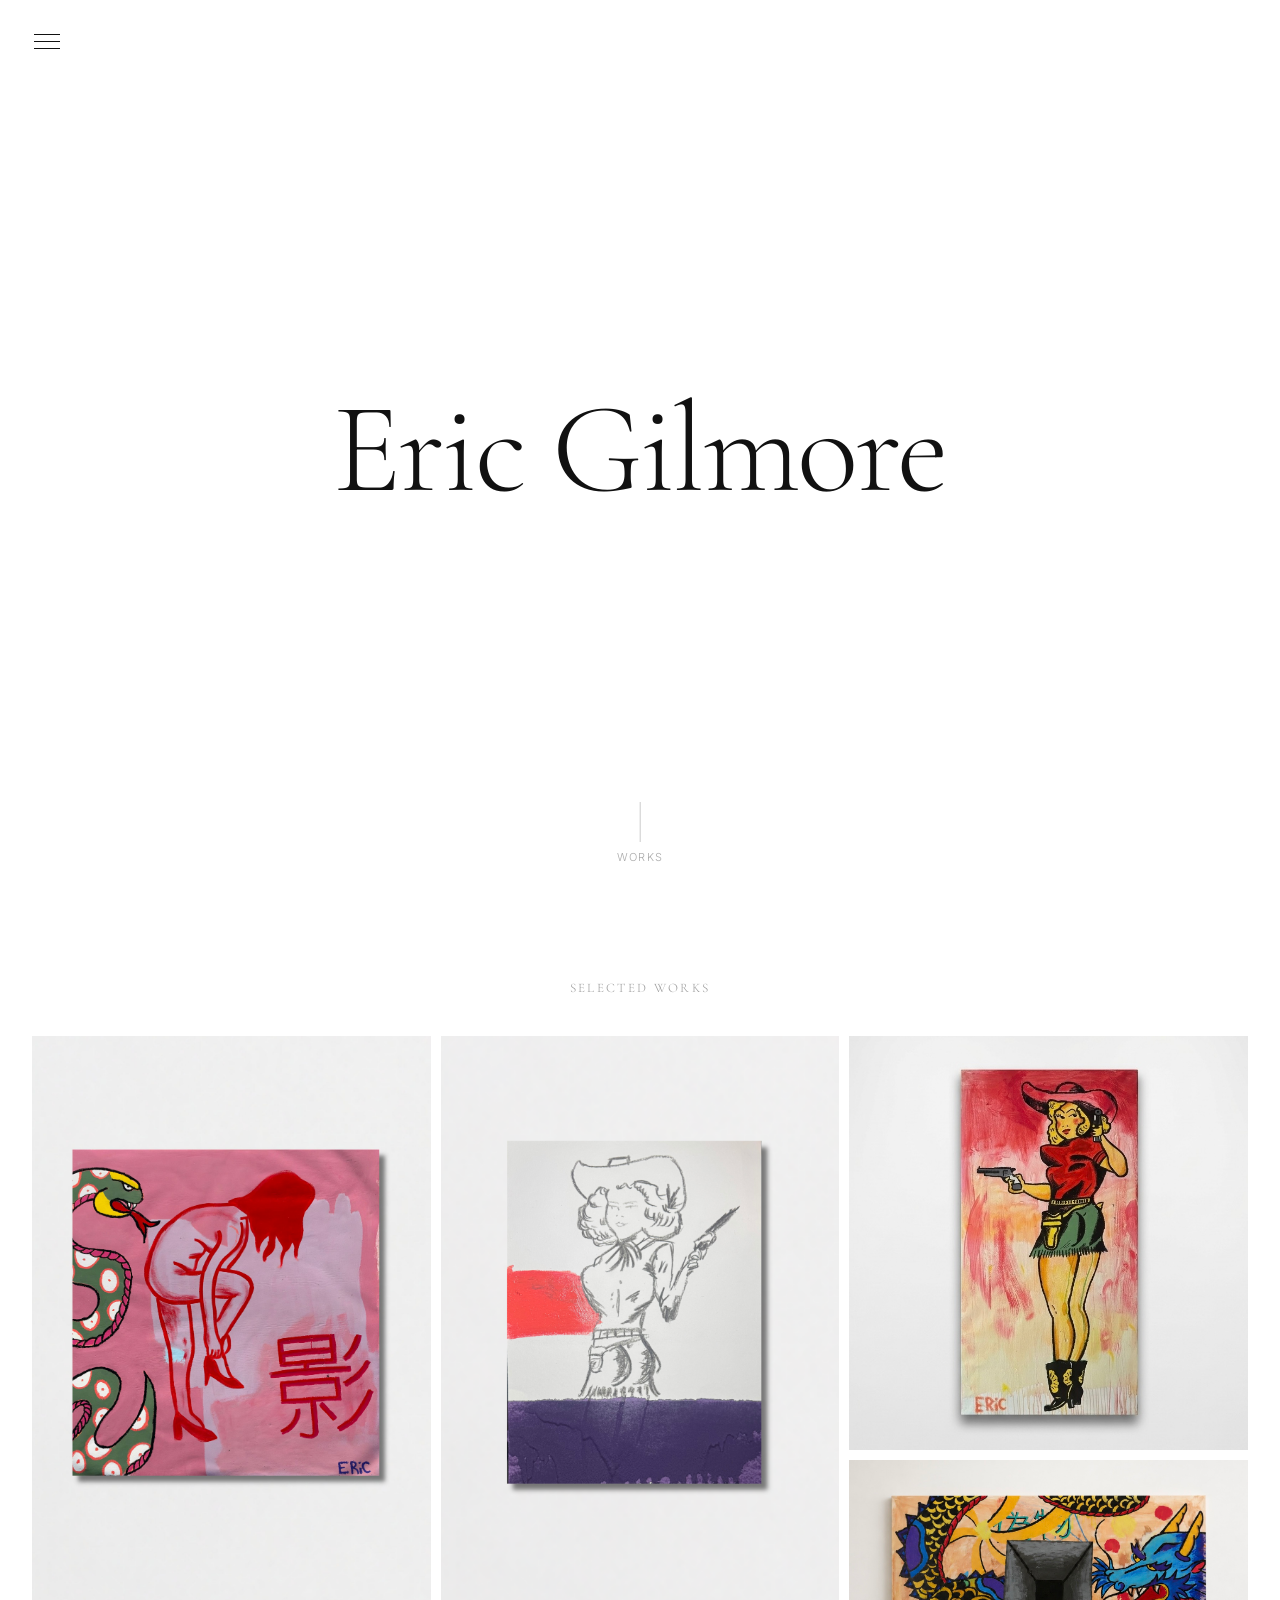
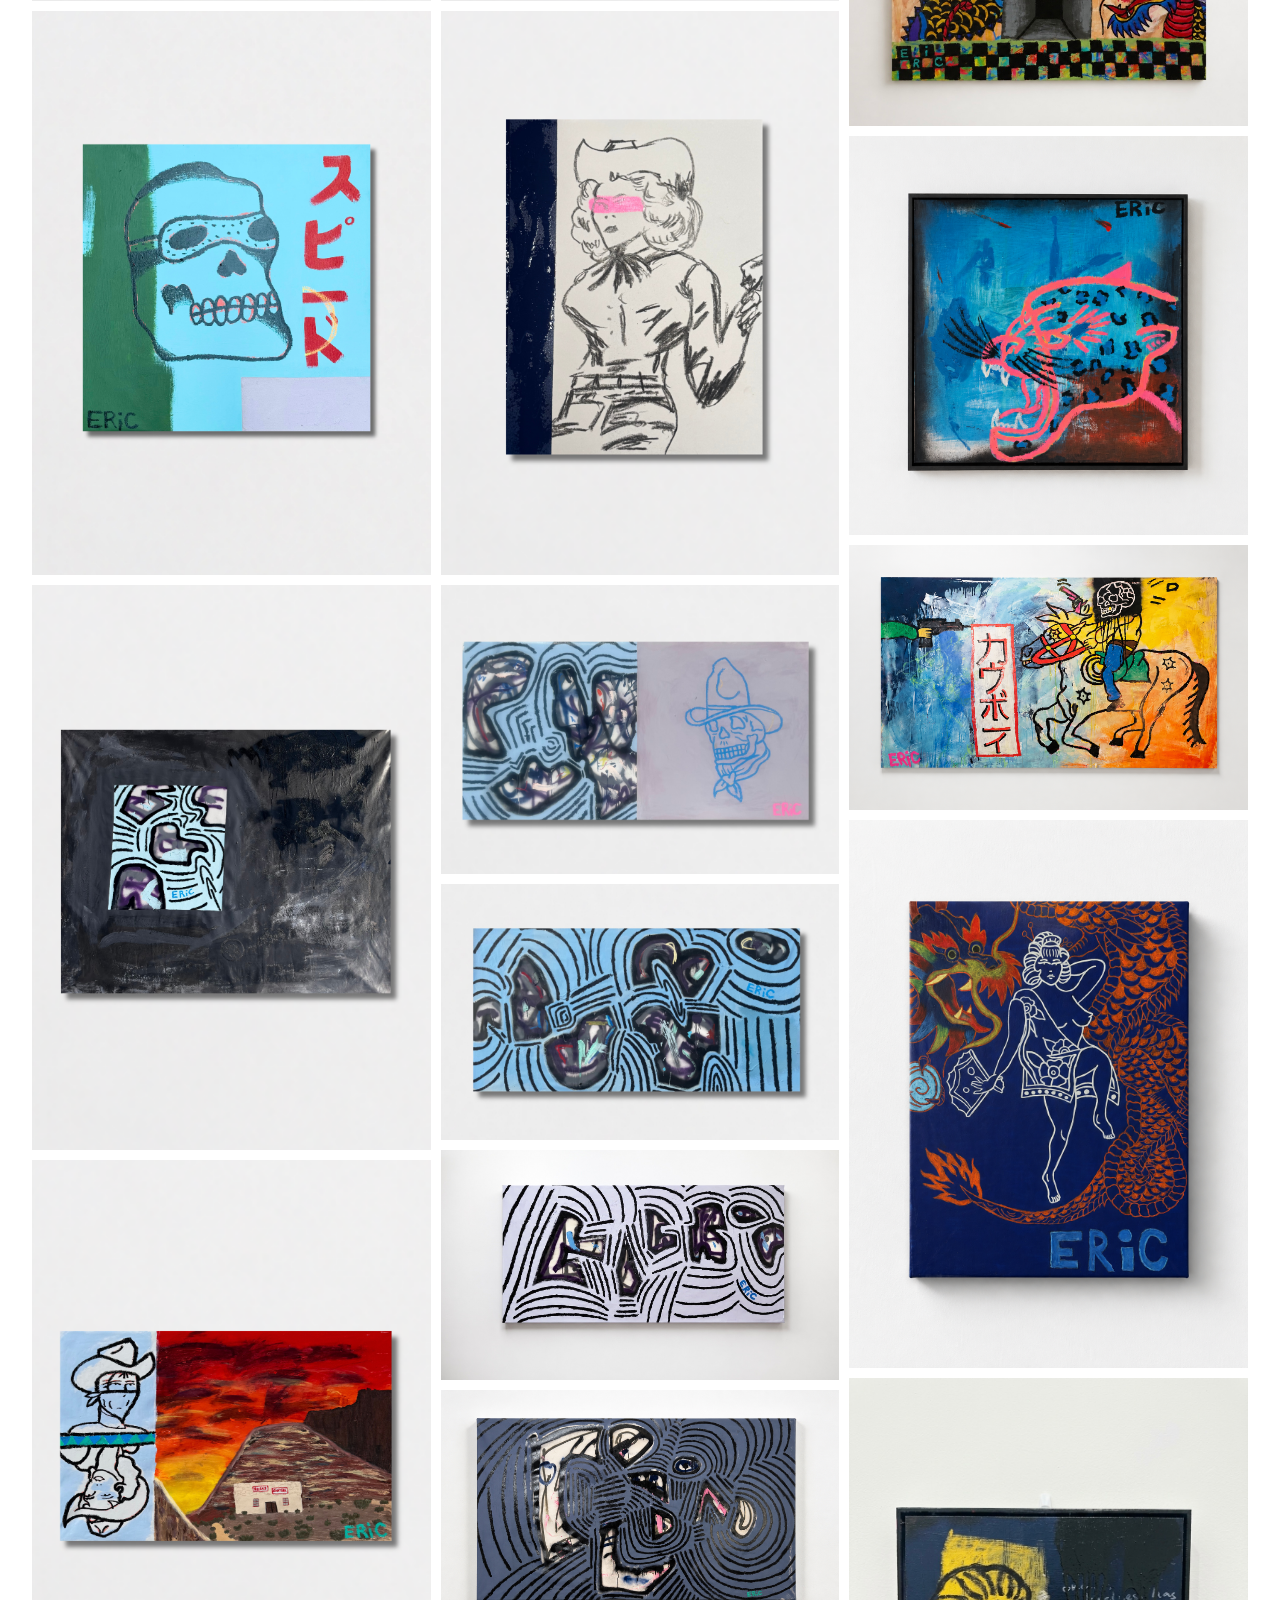
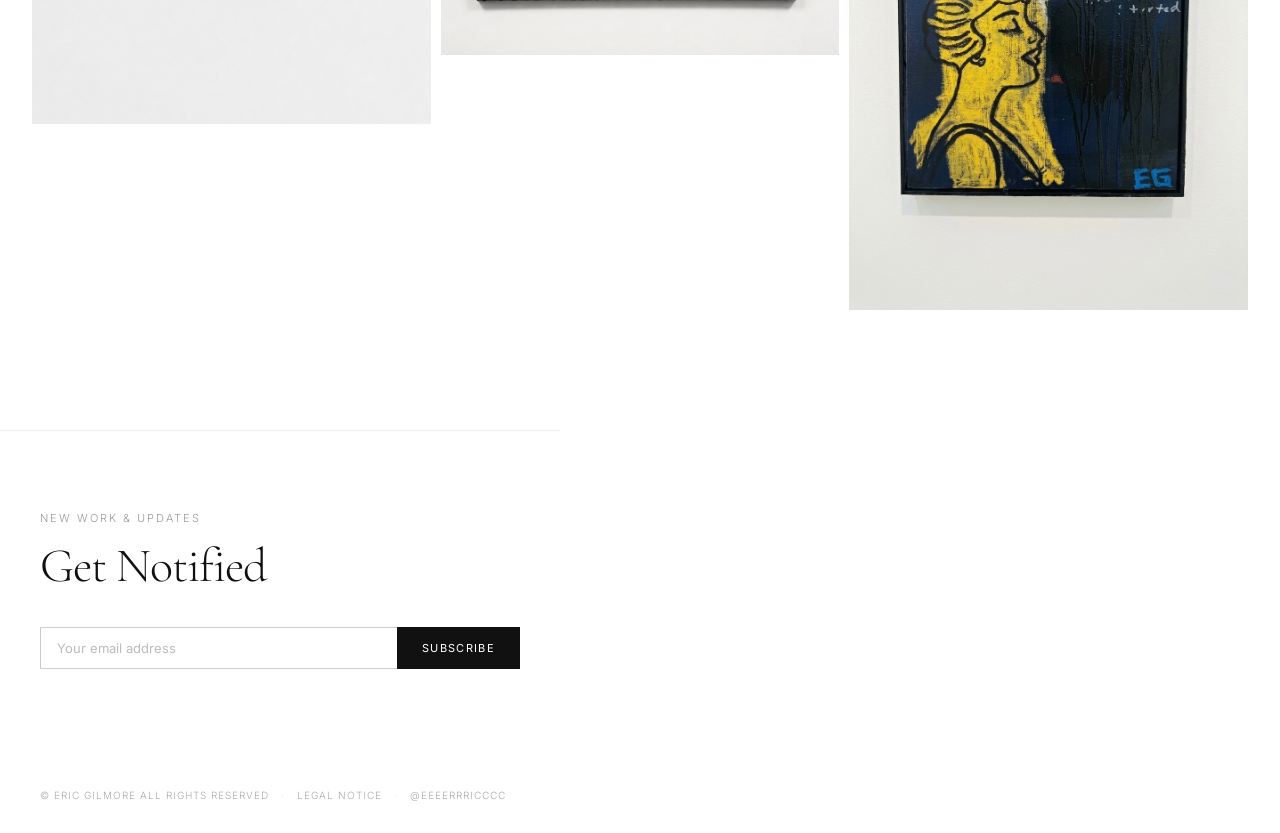
<file: index.html>
<!DOCTYPE html>
<html lang="en">
<head>
  <meta charset="UTF-8">
  <base href="/">
  <meta name="viewport" content="width=device-width, initial-scale=1.0">
  <title>Eric Gilmore — Paintings</title>
  <meta name="description" content="Original paintings and drawings by Los Angeles artist Eric Gilmore — mixed media works in acrylic, oil, and spray paint exploring identity, culture, and the human experience.">
  <meta property="og:title" content="Eric Gilmore — Paintings">
  <meta property="og:description" content="Original paintings and drawings by Los Angeles artist Eric Gilmore — mixed media works in acrylic, oil, and spray paint exploring identity, culture, and the human experience.">
  <meta property="og:type" content="website">
  <meta property="og:url" content="https://ericgilmorestudio.com/">
  <meta property="og:image" content="https://ericgilmorestudio.com/images/eric-headshot/ERIC-34.jpg">
  <meta name="twitter:card" content="summary_large_image">
  <link rel="preconnect" href="https://fonts.googleapis.com">
  <link rel="preconnect" href="https://fonts.gstatic.com" crossorigin>
  <link href="https://fonts.googleapis.com/css2?family=Cormorant+Garamond:ital,wght@0,300;0,400;1,300&family=Inter:wght@300;400&display=swap" rel="stylesheet">
  <link rel="icon" type="image/jpeg" href="/images/speed-head/speed-logo.jpg">
  <link rel="apple-touch-icon" href="/images/speed-head/apple-touch-icon.png">
  <link rel="stylesheet" href="css/style.css">
  <script type="application/ld+json">
  {
    "@context": "https://schema.org",
    "@type": "Person",
    "name": "Eric Gilmore",
    "url": "https://ericgilmorestudio.com/",
    "image": "https://ericgilmorestudio.com/images/eric-headshot/ERIC-34.jpg",
    "jobTitle": "Painter",
    "description": "Los Angeles-based artist working in acrylic, oil, spray paint, and mixed media.",
    "address": {
      "@type": "PostalAddress",
      "addressLocality": "Los Angeles",
      "addressRegion": "CA",
      "addressCountry": "US"
    },
    "sameAs": [
      "https://www.instagram.com/eeeerrricccc"
    ]
  }
  </script>
</head>
<body>

  <!-- Hamburger menu button (top-left) -->
  <button class="menu-btn" id="menuBtn" aria-label="Open menu" aria-expanded="false">
    <span></span>
    <span></span>
    <span></span>
  </button>

  <!-- Full-screen overlay menu -->
  <nav class="menu-overlay" id="menuOverlay" aria-hidden="true">
    <p class="menu-nav-label">Navigation</p>
    <ul>
      <li><a href="/about/">About</a></li>
      <li><a href="/exhibits/">Exhibits</a></li>
      <li><a href="/shop/">Shop</a></li>
      <li><a href="/contact/">Contact</a></li>
    </ul>
  </nav>

  <!-- Hero banner -->
  <section class="hero">
    <h1>Eric Gilmore</h1>
    <div class="hero-scroll" aria-hidden="true">
      <div class="hero-scroll-line"></div>
      <span>Works</span>
    </div>
  </section>

  <!-- Gallery -->
  <section class="gallery-section" id="works">
    <h2>Selected Works</h2>
    <div class="gallery" id="gallery"></div>
  </section>

  <section class="email-signup">
    <p class="email-signup-label">New Work & Updates</p>
    <h2 class="email-signup-heading">Get Notified</h2>
    <form class="email-signup-form ml-block-form" action="https://assets.mailerlite.com/jsonp/2481450/forms/191724880784262954/subscribe" method="post" target="_blank">
      <input class="email-signup-input" type="email" name="fields[email]" placeholder="Your email address" autocomplete="email" required>
      <input type="hidden" name="ml-submit" value="1">
      <input type="hidden" name="anticsrf" value="true">
      <button class="email-signup-btn" type="submit">Subscribe</button>
    </form>
  </section>

  <footer class="site-footer">
    <span>© Eric Gilmore All Rights Reserved</span>
    <span class="footer-divider">·</span>
    <span>Legal Notice</span>
    <span class="footer-divider">·</span>
    <a href="https://www.instagram.com/eeeerrricccc" target="_blank" rel="noopener noreferrer">@eeeerrricccc</a>
  </footer>

  <script src="js/artworks.js"></script>
  <script src="js/main.js"></script>
  <!-- Cloudflare Web Analytics --><script type='module' src='https://static.cloudflareinsights.com/beacon.min.js' data-cf-beacon='{"token": "0b72ef5be64b4dfdb10c02e14c20e4d1"}'></script><!-- End Cloudflare Web Analytics -->
</body>
</html>
</file>
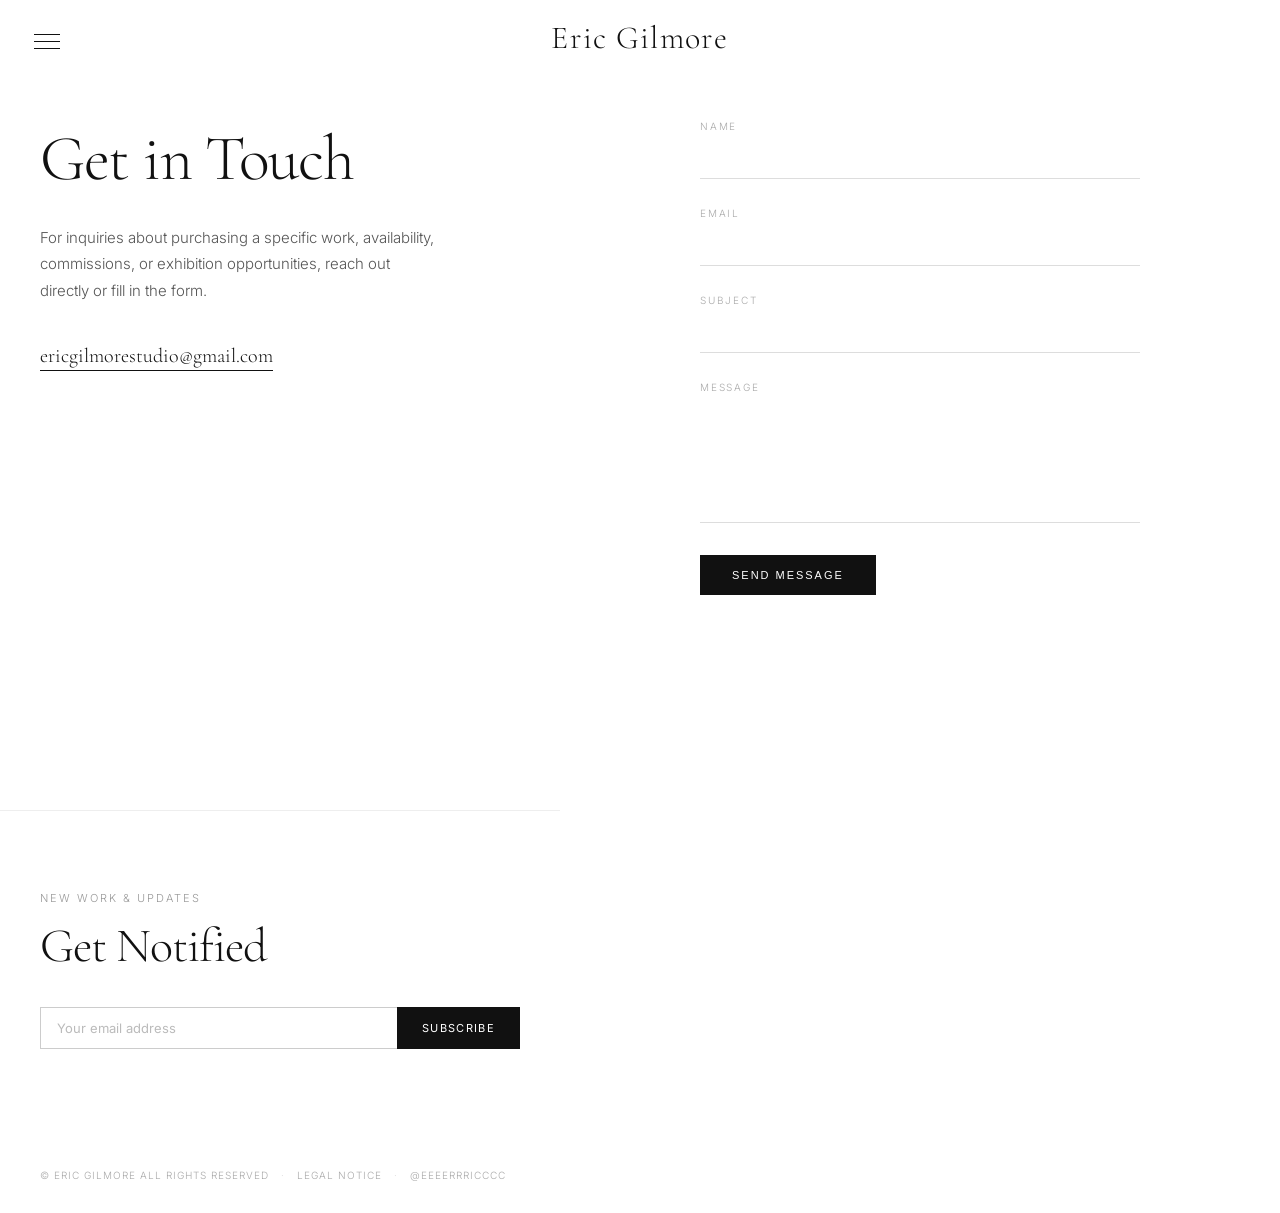
<file: contact/index.html>
<!DOCTYPE html>
<html lang="en">
<head>
  <meta charset="UTF-8">
  <meta name="viewport" content="width=device-width, initial-scale=1.0">
  <title>Contact — Eric Gilmore</title>
  <meta name="description" content="Get in touch with Eric Gilmore for inquiries about purchasing work, commissions, or exhibition opportunities.">
  <meta property="og:title" content="Contact — Eric Gilmore">
  <meta property="og:description" content="Get in touch with Eric Gilmore for inquiries about purchasing work, commissions, or exhibition opportunities.">
  <meta property="og:type" content="website">
  <meta property="og:url" content="https://ericgilmorestudio.com/contact/">
  <meta property="og:image" content="https://ericgilmorestudio.com/images/eric-headshot/ERIC-34.jpg">
  <meta name="twitter:card" content="summary_large_image">
  <link rel="preconnect" href="https://fonts.googleapis.com">
  <link rel="preconnect" href="https://fonts.gstatic.com" crossorigin>
  <link href="https://fonts.googleapis.com/css2?family=Cormorant+Garamond:ital,wght@0,300;0,400;1,300&family=Inter:wght@300;400&display=swap" rel="stylesheet">
  <link rel="icon" type="image/jpeg" href="/images/speed-head/speed-logo.jpg">
  <link rel="apple-touch-icon" href="/images/speed-head/apple-touch-icon.png">
  <link rel="stylesheet" href="/css/style.css">
</head>
<body>

  <!-- Menu -->
  <button class="menu-btn" id="menuBtn" aria-label="Open menu" aria-expanded="false">
    <span></span>
    <span></span>
    <span></span>
  </button>

  <nav class="menu-overlay" id="menuOverlay">
    <p class="menu-nav-label">Navigation</p>
    <ul>
      <li><a href="/about/">About</a></li>
      <li><a href="/exhibits/">Exhibits</a></li>
      <li><a href="/shop/">Shop</a></li>
      <li><a href="/contact/">Contact</a></li>
    </ul>
  </nav>

  <a class="site-name-link" href="/">Eric Gilmore</a>

  <div class="contact-layout">
    <div class="contact-left">
      <h1>Get in Touch</h1>
      <p>For inquiries about purchasing a specific work, availability, commissions, or exhibition opportunities, reach out directly or fill in the form.</p>
      <a class="contact-email-link" href="mailto:ericgilmorestudio@gmail.com">ericgilmorestudio@gmail.com</a>
    </div>

    <div class="contact-right">
      <form class="contact-form" method="POST" action="https://api.web3forms.com/submit">
        <input type="hidden" name="access_key" value="e6bacde8-67a0-4b05-8ce4-2b1316d9ae37">
        <input type="hidden" name="subject" value="New message from ericgilmorestudio.com">
        <input type="hidden" name="redirect" value="https://ericgilmorestudio.com/contact/?sent=true">
        <input type="checkbox" name="botcheck" style="display:none">

        <div class="form-group">
          <label class="form-label" for="contactName">Name</label>
          <input class="form-input" type="text" id="contactName" name="name" required autocomplete="name">
        </div>

        <div class="form-group">
          <label class="form-label" for="contactEmail">Email</label>
          <input class="form-input" type="email" id="contactEmail" name="email" required autocomplete="email">
        </div>

        <div class="form-group">
          <label class="form-label" for="contactSubject">Subject</label>
          <input class="form-input" type="text" id="contactSubject" name="subject">
        </div>

        <div class="form-group">
          <label class="form-label" for="contactMessage">Message</label>
          <textarea class="form-textarea" id="contactMessage" name="message" rows="5" required></textarea>
        </div>

        <button class="form-submit" type="submit">Send Message</button>
      </form>
    </div>
  </div>

  <section class="email-signup">
    <p class="email-signup-label">New Work & Updates</p>
    <h2 class="email-signup-heading">Get Notified</h2>
    <form class="email-signup-form ml-block-form" action="https://assets.mailerlite.com/jsonp/2481450/forms/191724880784262954/subscribe" method="post" target="_blank">
      <input class="email-signup-input" type="email" name="fields[email]" placeholder="Your email address" autocomplete="email" required>
      <input type="hidden" name="ml-submit" value="1">
      <input type="hidden" name="anticsrf" value="true">
      <button class="email-signup-btn" type="submit">Subscribe</button>
    </form>
  </section>

  <footer class="site-footer">
    <span>© Eric Gilmore All Rights Reserved</span>
    <span class="footer-divider">·</span>
    <span>Legal Notice</span>
    <span class="footer-divider">·</span>
    <a href="https://www.instagram.com/eeeerrricccc" target="_blank" rel="noopener noreferrer">@eeeerrricccc</a>
  </footer>

  <script src="/js/main.js"></script>
  <script>
    if (new URLSearchParams(window.location.search).get('sent') === 'true') {
      const form = document.querySelector('.contact-form');
      form.innerHTML = '<p style="font-family:\'Cormorant Garamond\',serif;font-size:22px;line-height:1.7;">Message sent — thanks for reaching out. I\'ll get back to you soon.</p>';
    }
  </script>
  <!-- Cloudflare Web Analytics --><script type='module' src='https://static.cloudflareinsights.com/beacon.min.js' data-cf-beacon='{"token": "0b72ef5be64b4dfdb10c02e14c20e4d1"}'></script><!-- End Cloudflare Web Analytics -->
</body>
</html>
</file>
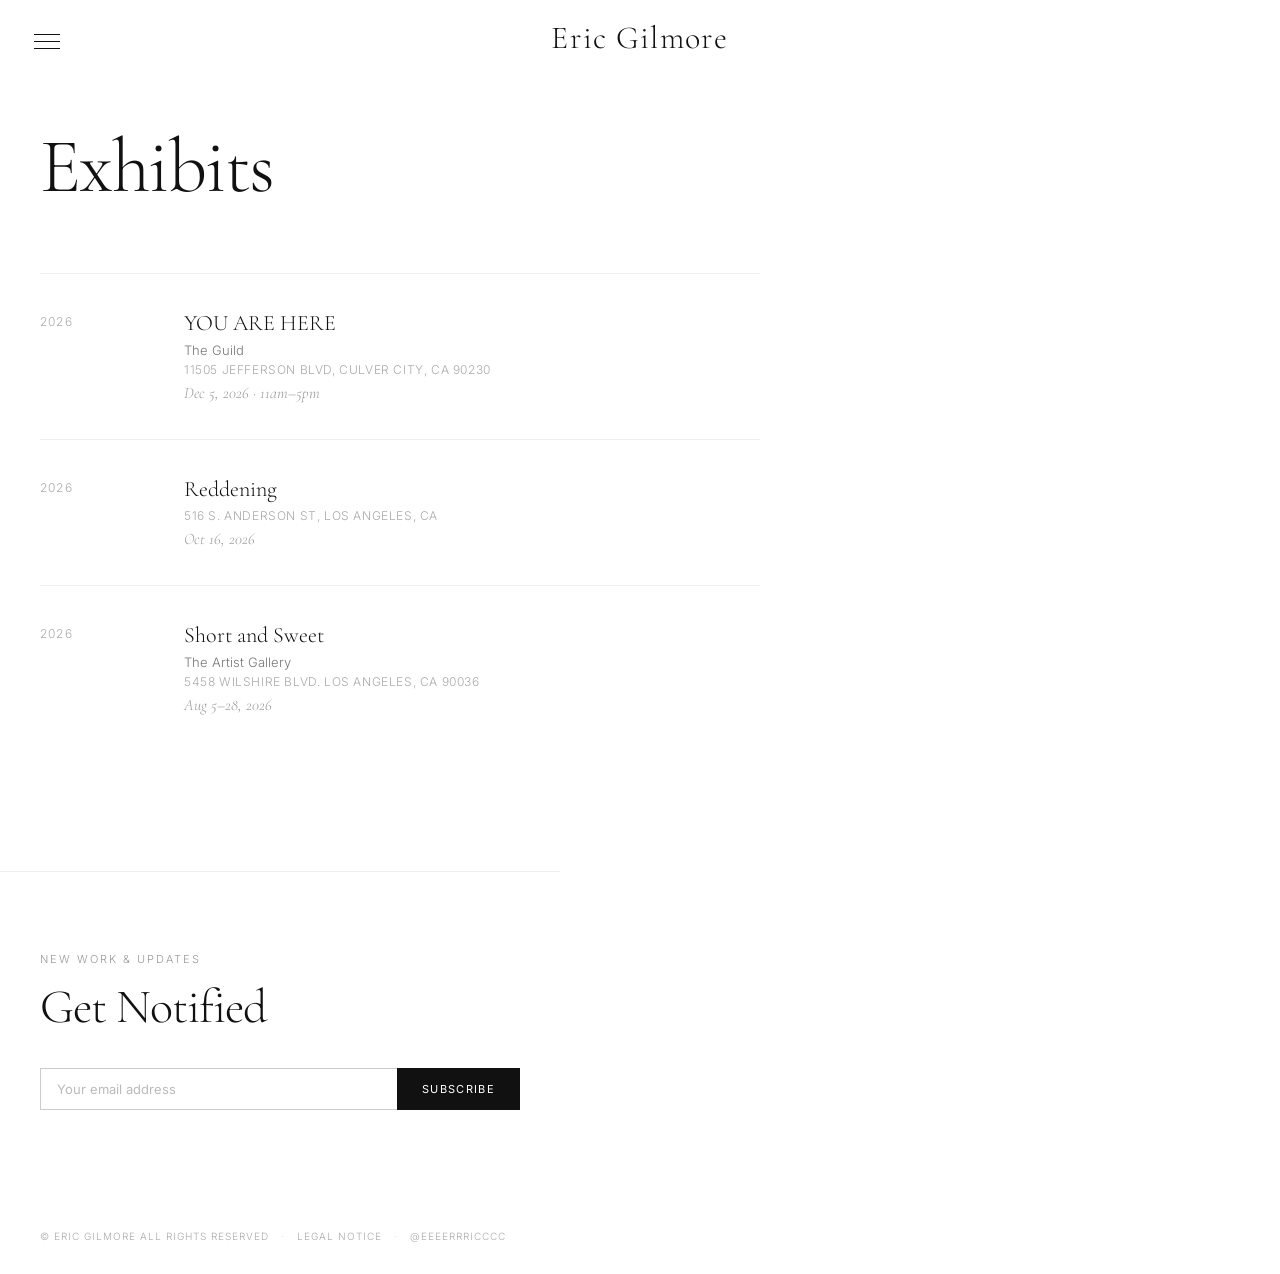
<file: exhibits/index.html>
<!DOCTYPE html>
<html lang="en">
<head>
  <meta charset="UTF-8">
  <meta name="viewport" content="width=device-width, initial-scale=1.0">
  <title>Exhibits — Eric Gilmore</title>
  <meta name="description" content="Current and upcoming exhibitions featuring paintings by Los Angeles artist Eric Gilmore.">
  <meta property="og:title" content="Exhibits — Eric Gilmore">
  <meta property="og:description" content="Current and upcoming exhibitions featuring paintings by Los Angeles artist Eric Gilmore.">
  <meta property="og:type" content="website">
  <meta property="og:url" content="https://ericgilmorestudio.com/exhibits/">
  <meta property="og:image" content="https://ericgilmorestudio.com/images/eric-headshot/ERIC-34.jpg">
  <meta name="twitter:card" content="summary_large_image">
  <link rel="preconnect" href="https://fonts.googleapis.com">
  <link rel="preconnect" href="https://fonts.gstatic.com" crossorigin>
  <link href="https://fonts.googleapis.com/css2?family=Cormorant+Garamond:ital,wght@0,300;0,400;1,300&family=Inter:wght@300;400&display=swap" rel="stylesheet">
  <link rel="icon" type="image/jpeg" href="/images/speed-head/speed-logo.jpg">
  <link rel="apple-touch-icon" href="/images/speed-head/apple-touch-icon.png">
  <link rel="stylesheet" href="/css/style.css">
</head>
<body>

  <!-- Menu -->
  <button class="menu-btn" id="menuBtn" aria-label="Open menu" aria-expanded="false">
    <span></span>
    <span></span>
    <span></span>
  </button>

  <nav class="menu-overlay" id="menuOverlay">
    <p class="menu-nav-label">Navigation</p>
    <ul>
      <li><a href="/about/">About</a></li>
      <li><a href="/exhibits/">Exhibits</a></li>
      <li><a href="/shop/">Shop</a></li>
      <li><a href="/contact/">Contact</a></li>
    </ul>
  </nav>

  <a class="site-name-link" href="/">Eric Gilmore</a>

  <div class="page-header">
    <h1>Exhibits</h1>
  </div>

  <div class="exhibits-list">
    <!-- Add your exhibitions here -->
    <div class="exhibit-item">
      <div class="exhibit-year">2026</div>
      <div>
        <div class="exhibit-title">YOU ARE HERE</div>
        <div class="exhibit-venue">The Guild</div>
        <div class="exhibit-location">11505 Jefferson Blvd, Culver City, CA 90230</div>
        <div class="exhibit-dates">Dec 5, 2026 · 11am–5pm</div>
      </div>
    </div>

    <div class="exhibit-item">
      <div class="exhibit-year">2026</div>
      <div>
        <div class="exhibit-title">Reddening</div>
        <div class="exhibit-location">516 S. Anderson St, Los Angeles, CA</div>
        <div class="exhibit-dates">Oct 16, 2026</div>
      </div>
    </div>

    <div class="exhibit-item">
      <div class="exhibit-year">2026</div>
      <div>
        <div class="exhibit-title">Short and Sweet</div>
        <div class="exhibit-venue">The Artist Gallery</div>
        <div class="exhibit-location">5458 Wilshire Blvd. Los Angeles, CA 90036</div>
        <div class="exhibit-dates">Aug 5–28, 2026</div>
      </div>
    </div>

  </div>

  <section class="email-signup">
    <p class="email-signup-label">New Work & Updates</p>
    <h2 class="email-signup-heading">Get Notified</h2>
    <form class="email-signup-form ml-block-form" action="https://assets.mailerlite.com/jsonp/2481450/forms/191724880784262954/subscribe" method="post" target="_blank">
      <input class="email-signup-input" type="email" name="fields[email]" placeholder="Your email address" autocomplete="email" required>
      <input type="hidden" name="ml-submit" value="1">
      <input type="hidden" name="anticsrf" value="true">
      <button class="email-signup-btn" type="submit">Subscribe</button>
    </form>
  </section>

  <footer class="site-footer">
    <span>© Eric Gilmore All Rights Reserved</span>
    <span class="footer-divider">·</span>
    <span>Legal Notice</span>
    <span class="footer-divider">·</span>
    <a href="https://www.instagram.com/eeeerrricccc" target="_blank" rel="noopener noreferrer">@eeeerrricccc</a>
  </footer>

  <script src="/js/main.js"></script>
  <!-- Cloudflare Web Analytics --><script type='module' src='https://static.cloudflareinsights.com/beacon.min.js' data-cf-beacon='{"token": "0b72ef5be64b4dfdb10c02e14c20e4d1"}'></script><!-- End Cloudflare Web Analytics -->
</body>
</html>
</file>
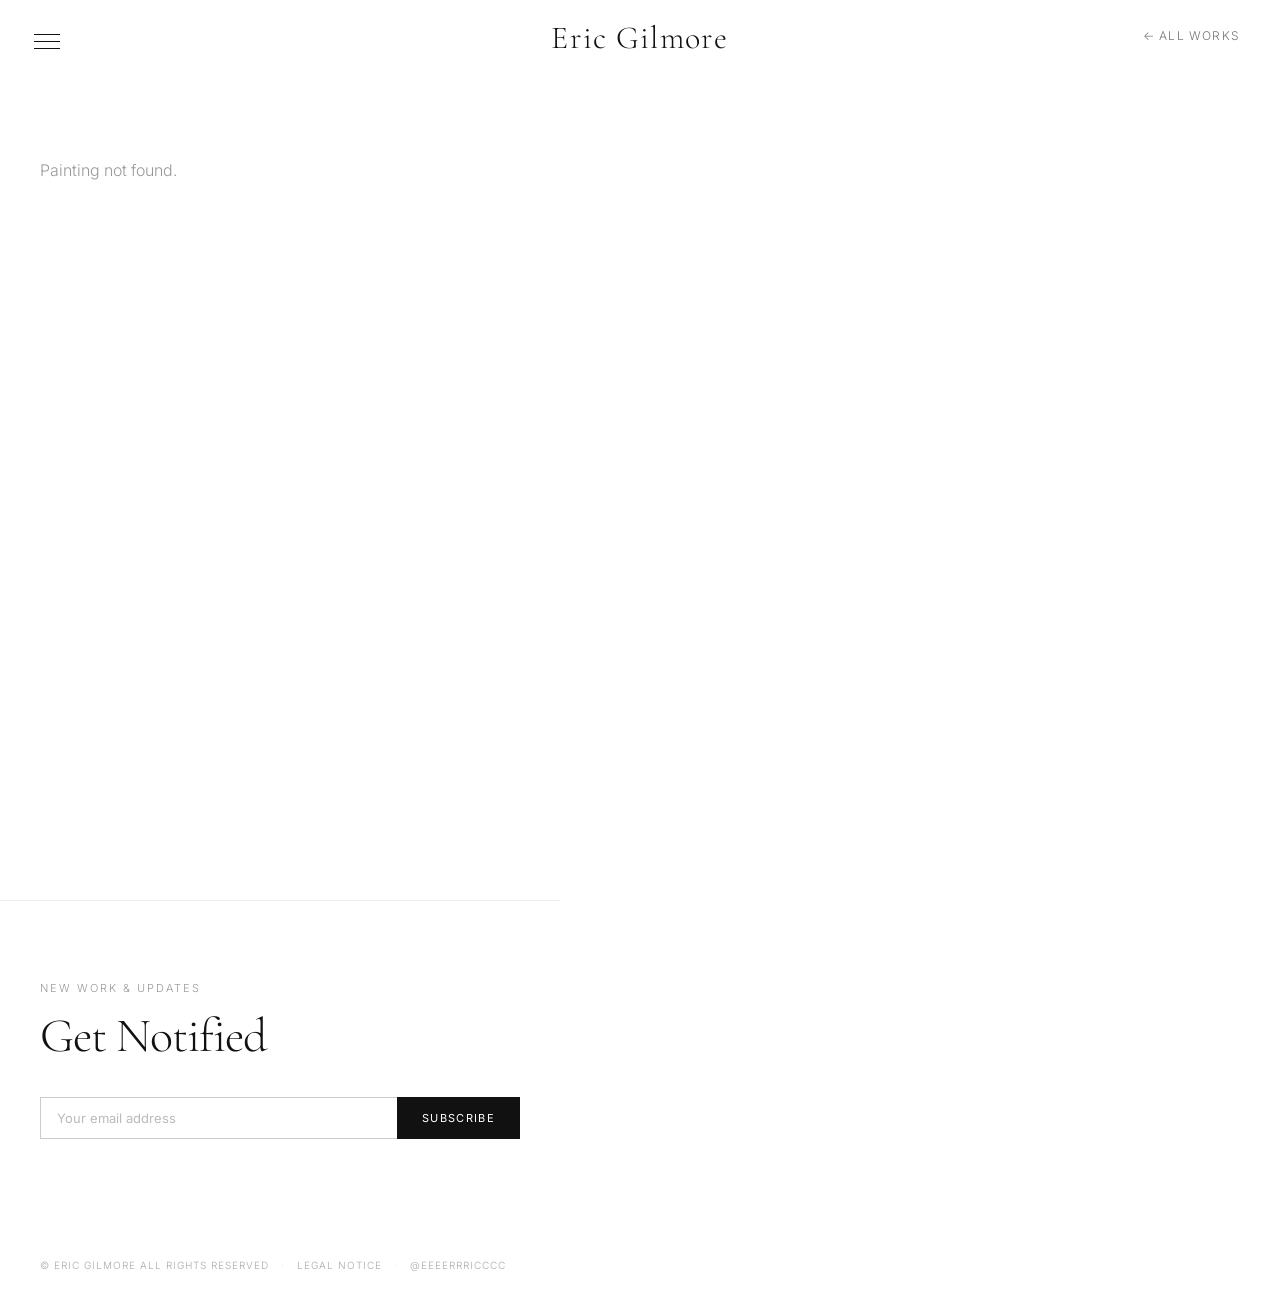
<file: painting/index.html>
<!DOCTYPE html>
<html lang="en">
<head>
  <meta charset="UTF-8">
  <meta name="viewport" content="width=device-width, initial-scale=1.0">
  <title>Painting — Eric Gilmore</title>
  <meta name="description" content="View original paintings by Los Angeles artist Eric Gilmore.">
  <meta property="og:title" content="Painting — Eric Gilmore">
  <meta property="og:description" content="View original paintings by Los Angeles artist Eric Gilmore.">
  <meta property="og:type" content="website">
  <meta property="og:url" content="https://ericgilmorestudio.com/painting/">
  <meta property="og:image" content="https://ericgilmorestudio.com/images/eric-headshot/ERIC-34.jpg">
  <meta name="twitter:card" content="summary_large_image">
  <link rel="preconnect" href="https://fonts.googleapis.com">
  <link rel="preconnect" href="https://fonts.gstatic.com" crossorigin>
  <link href="https://fonts.googleapis.com/css2?family=Cormorant+Garamond:ital,wght@0,300;0,400;1,300&family=Inter:wght@300;400&display=swap" rel="stylesheet">
  <link rel="icon" type="image/jpeg" href="/images/speed-head/speed-logo.jpg">
  <link rel="apple-touch-icon" href="/images/speed-head/apple-touch-icon.png">
  <link rel="stylesheet" href="/css/style.css">
</head>
<body>

  <!-- Menu -->
  <button class="menu-btn" id="menuBtn" aria-label="Open menu" aria-expanded="false">
    <span></span>
    <span></span>
    <span></span>
  </button>

  <nav class="menu-overlay" id="menuOverlay">
    <p class="menu-nav-label">Navigation</p>
    <ul>
      <li><a href="/about/">About</a></li>
      <li><a href="/exhibits/">Exhibits</a></li>
      <li><a href="/shop/">Shop</a></li>
      <li><a href="/contact/">Contact</a></li>
    </ul>
  </nav>

  <!-- Back link -->
  <a class="site-name-link" href="/">Eric Gilmore</a>
  <a class="back-link" href="/#works">← All Works</a>

  <!-- Painting detail (populated by JS) -->
  <div class="painting-layout" id="paintingLayout"></div>

  <section class="email-signup">
    <p class="email-signup-label">New Work & Updates</p>
    <h2 class="email-signup-heading">Get Notified</h2>
    <form class="email-signup-form ml-block-form" action="https://assets.mailerlite.com/jsonp/2481450/forms/191724880784262954/subscribe" method="post" target="_blank">
      <input class="email-signup-input" type="email" name="fields[email]" placeholder="Your email address" autocomplete="email" required>
      <input type="hidden" name="ml-submit" value="1">
      <input type="hidden" name="anticsrf" value="true">
      <button class="email-signup-btn" type="submit">Subscribe</button>
    </form>
  </section>

  <footer class="site-footer">
    <span>© Eric Gilmore All Rights Reserved</span>
    <span class="footer-divider">·</span>
    <span>Legal Notice</span>
    <span class="footer-divider">·</span>
    <a href="https://www.instagram.com/eeeerrricccc" target="_blank" rel="noopener noreferrer">@eeeerrricccc</a>
  </footer>

  <script src="/js/artworks.js"></script>
  <script src="/js/main.js"></script>
  <!-- Cloudflare Web Analytics --><script type='module' src='https://static.cloudflareinsights.com/beacon.min.js' data-cf-beacon='{"token": "0b72ef5be64b4dfdb10c02e14c20e4d1"}'></script><!-- End Cloudflare Web Analytics -->
</body>
</html>
</file>
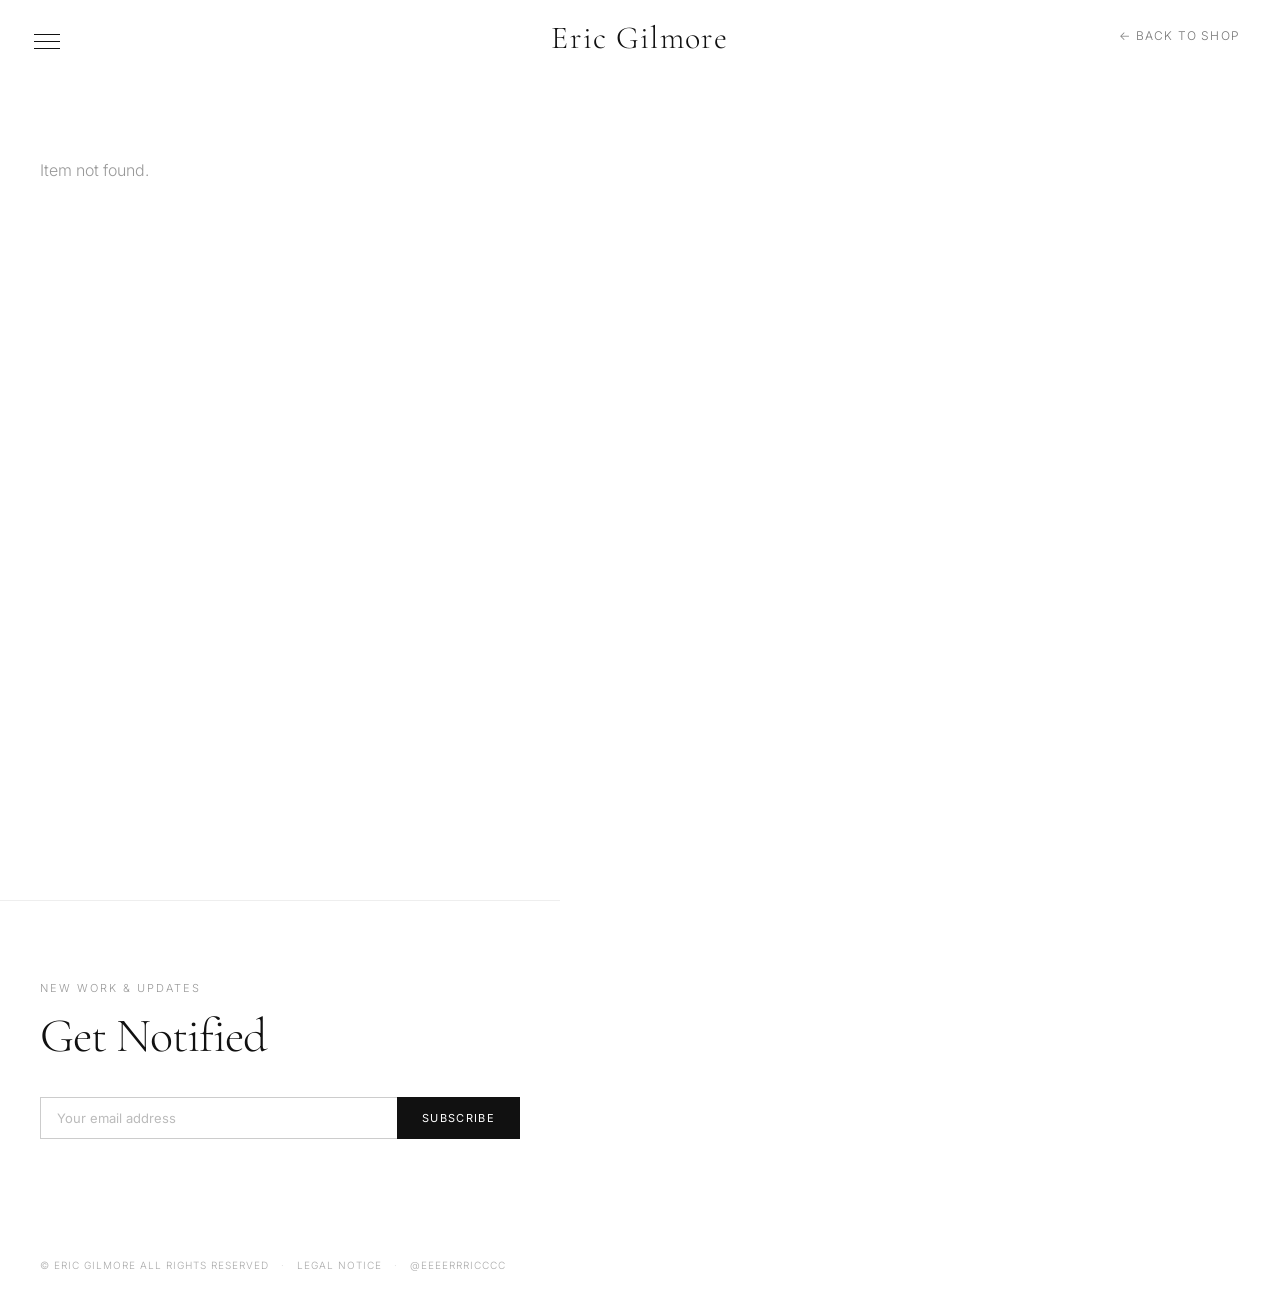
<file: product/index.html>
<!DOCTYPE html>
<html lang="en">
<head>
  <meta charset="UTF-8">
  <meta name="viewport" content="width=device-width, initial-scale=1.0">
  <title>Product — Eric Gilmore</title>
  <meta name="description" content="Shop original drawings, prints, and stickers by artist Eric Gilmore.">
  <meta property="og:title" content="Product — Eric Gilmore">
  <meta property="og:description" content="Shop original drawings, prints, and stickers by artist Eric Gilmore.">
  <meta property="og:type" content="website">
  <meta property="og:url" content="https://ericgilmorestudio.com/product/">
  <meta property="og:image" content="https://ericgilmorestudio.com/images/eric-headshot/ERIC-34.jpg">
  <meta name="twitter:card" content="summary_large_image">
  <link rel="preconnect" href="https://fonts.googleapis.com">
  <link rel="preconnect" href="https://fonts.gstatic.com" crossorigin>
  <link href="https://fonts.googleapis.com/css2?family=Cormorant+Garamond:ital,wght@0,300;0,400;1,300&family=Inter:wght@300;400&display=swap" rel="stylesheet">
  <link rel="icon" type="image/jpeg" href="/images/speed-head/speed-logo.jpg">
  <link rel="apple-touch-icon" href="/images/speed-head/apple-touch-icon.png">
  <link rel="stylesheet" href="/css/style.css">
</head>
<body>

  <!-- Menu -->
  <button class="menu-btn" id="menuBtn" aria-label="Open menu" aria-expanded="false">
    <span></span>
    <span></span>
    <span></span>
  </button>

  <nav class="menu-overlay" id="menuOverlay">
    <p class="menu-nav-label">Navigation</p>
    <ul>
      <li><a href="/about/">About</a></li>
      <li><a href="/exhibits/">Exhibits</a></li>
      <li><a href="/shop/">Shop</a></li>
      <li><a href="/contact/">Contact</a></li>
    </ul>
  </nav>

  <!-- Back link -->
  <a class="site-name-link" href="/">Eric Gilmore</a>
  <a class="back-link" href="/shop/">← Back to Shop</a>

  <!-- Product detail (populated by JS) -->
  <div class="painting-layout" id="productLayout"></div>

  <section class="email-signup">
    <p class="email-signup-label">New Work & Updates</p>
    <h2 class="email-signup-heading">Get Notified</h2>
    <form class="email-signup-form ml-block-form" action="https://assets.mailerlite.com/jsonp/2481450/forms/191724880784262954/subscribe" method="post" target="_blank">
      <input class="email-signup-input" type="email" name="fields[email]" placeholder="Your email address" autocomplete="email" required>
      <input type="hidden" name="ml-submit" value="1">
      <input type="hidden" name="anticsrf" value="true">
      <button class="email-signup-btn" type="submit">Subscribe</button>
    </form>
  </section>

  <footer class="site-footer">
    <span>© Eric Gilmore All Rights Reserved</span>
    <span class="footer-divider">·</span>
    <span>Legal Notice</span>
    <span class="footer-divider">·</span>
    <a href="https://www.instagram.com/eeeerrricccc" target="_blank" rel="noopener noreferrer">@eeeerrricccc</a>
  </footer>

  <script src="/js/shop-products.js"></script>
  <script src="/js/main.js"></script>
  <!-- Cloudflare Web Analytics --><script type='module' src='https://static.cloudflareinsights.com/beacon.min.js' data-cf-beacon='{"token": "0b72ef5be64b4dfdb10c02e14c20e4d1"}'></script><!-- End Cloudflare Web Analytics -->
</body>
</html>
</file>
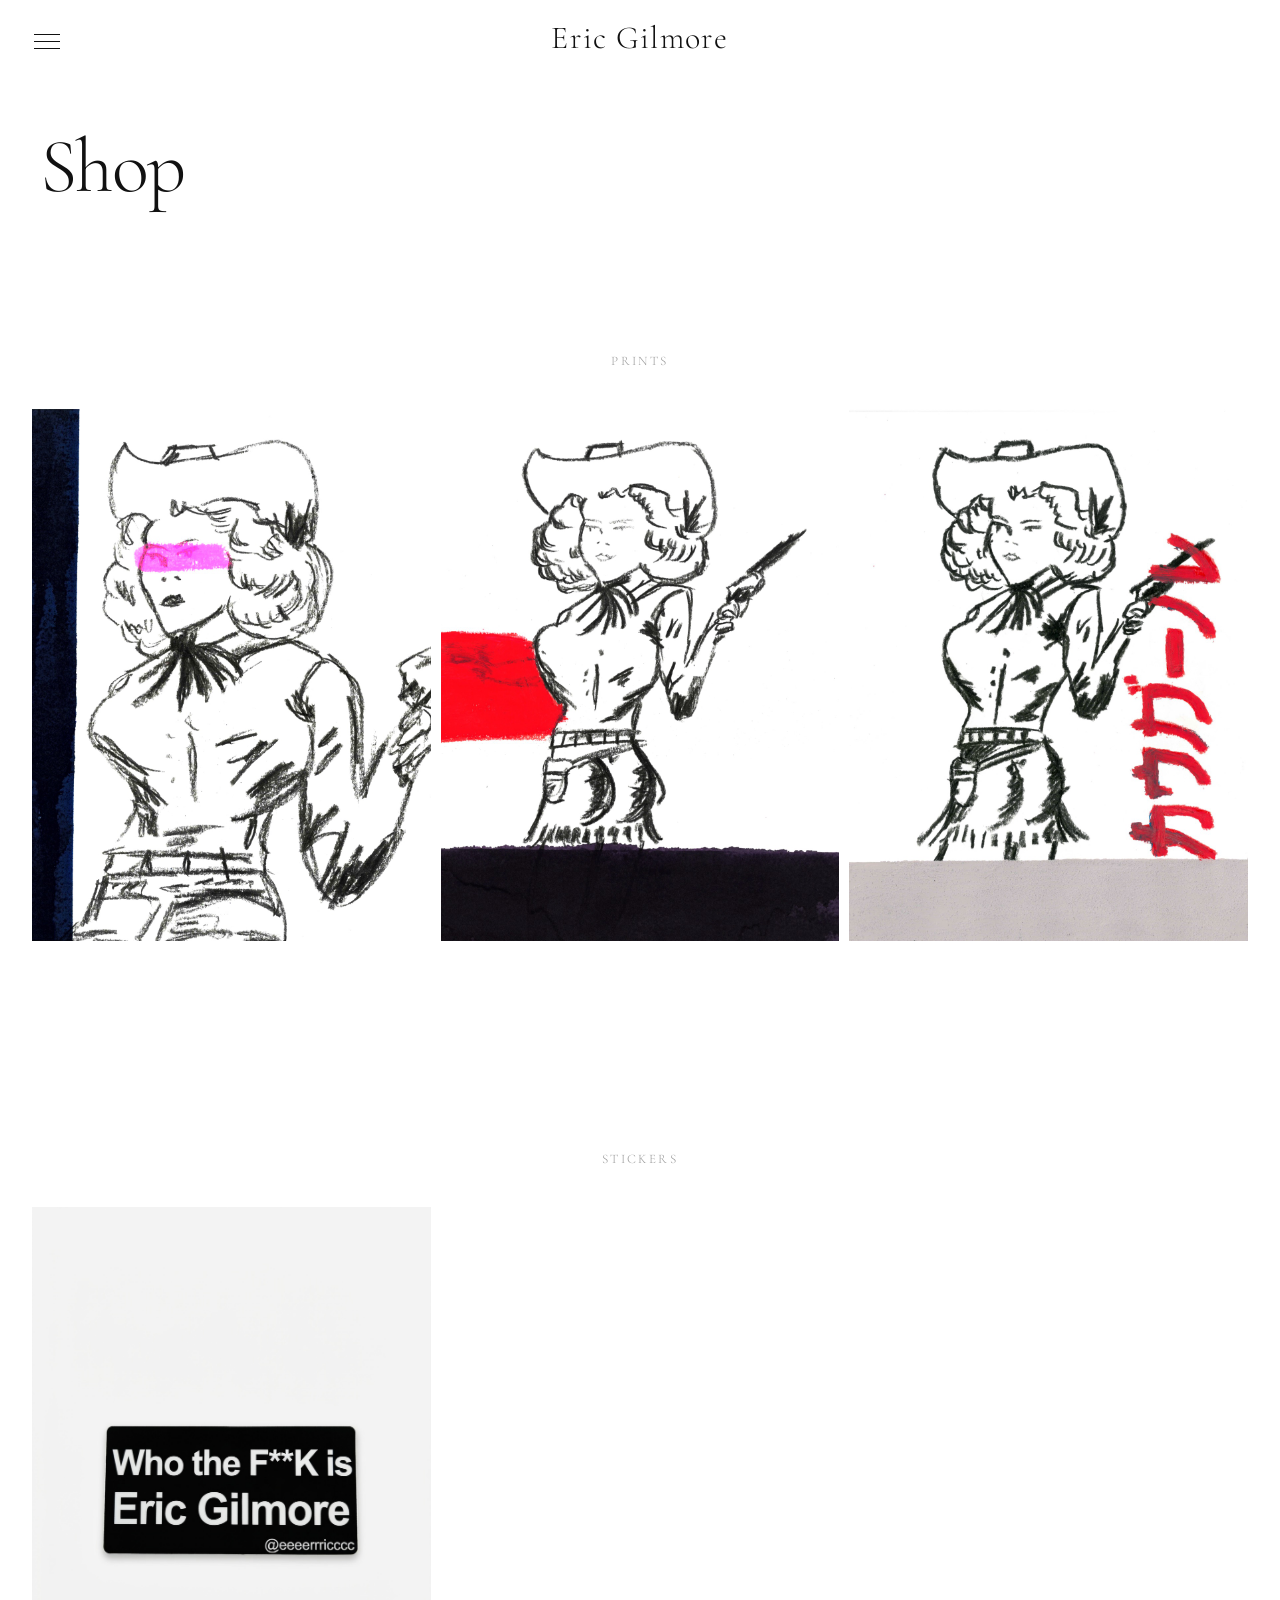
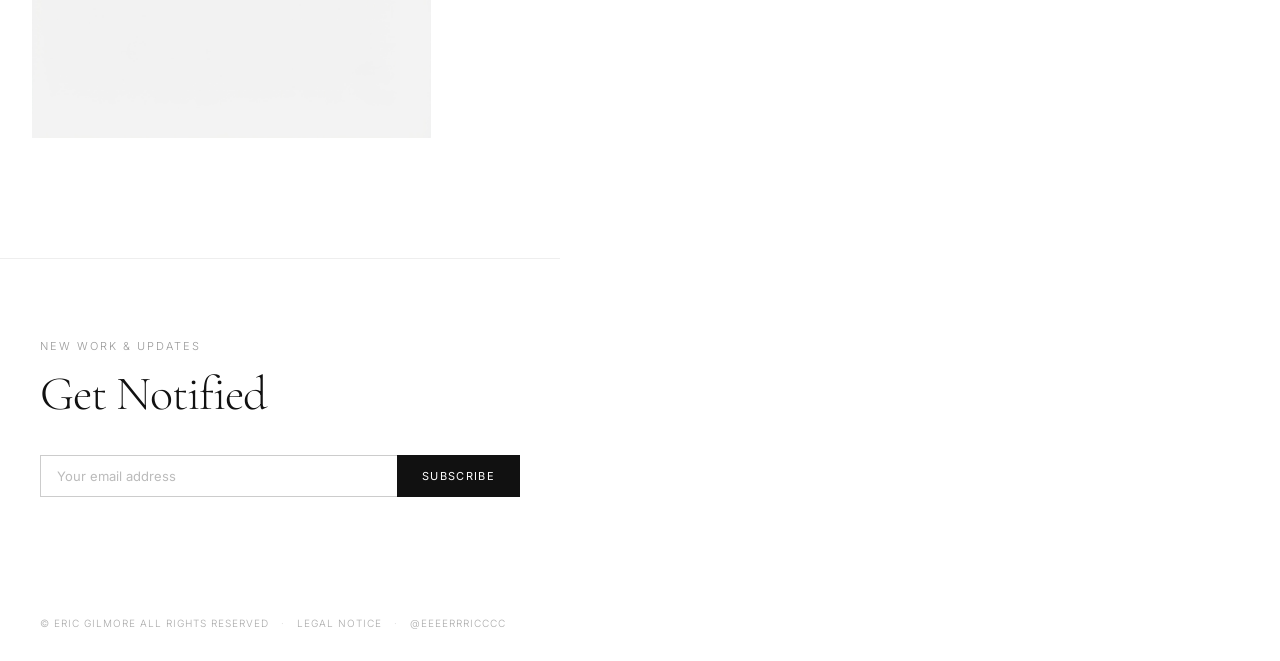
<file: shop/index.html>
<!DOCTYPE html>
<html lang="en">
<head>
  <meta charset="UTF-8">
  <meta name="viewport" content="width=device-width, initial-scale=1.0">
  <title>Shop — Eric Gilmore</title>
  <meta name="description" content="Shop original drawings, fine art prints, and stickers by artist Eric Gilmore.">
  <meta property="og:title" content="Shop — Eric Gilmore">
  <meta property="og:description" content="Shop original drawings, fine art prints, and stickers by artist Eric Gilmore.">
  <meta property="og:type" content="website">
  <meta property="og:url" content="https://ericgilmorestudio.com/shop/">
  <meta property="og:image" content="https://ericgilmorestudio.com/images/eric-headshot/ERIC-34.jpg">
  <meta name="twitter:card" content="summary_large_image">
  <link rel="preconnect" href="https://fonts.googleapis.com">
  <link rel="preconnect" href="https://fonts.gstatic.com" crossorigin>
  <link href="https://fonts.googleapis.com/css2?family=Cormorant+Garamond:ital,wght@0,300;0,400;1,300&family=Inter:wght@300;400&display=swap" rel="stylesheet">
  <link rel="icon" type="image/jpeg" href="/images/speed-head/speed-logo.jpg">
  <link rel="apple-touch-icon" href="/images/speed-head/apple-touch-icon.png">
  <link rel="stylesheet" href="/css/style.css">
</head>
<body>

  <!-- Menu -->
  <button class="menu-btn" id="menuBtn" aria-label="Open menu" aria-expanded="false">
    <span></span>
    <span></span>
    <span></span>
  </button>

  <nav class="menu-overlay" id="menuOverlay">
    <p class="menu-nav-label">Navigation</p>
    <ul>
      <li><a href="/about/">About</a></li>
      <li><a href="/exhibits/">Exhibits</a></li>
      <li><a href="/shop/">Shop</a></li>
      <li><a href="/contact/">Contact</a></li>
    </ul>
  </nav>

  <a class="site-name-link" href="/">Eric Gilmore</a>

  <div class="page-header">
    <h1>Shop</h1>
  </div>

  <section class="gallery-section" id="prints">
    <h2>Prints</h2>
    <div class="gallery" id="printGallery"></div>
  </section>

  <section class="gallery-section" id="stickers">
    <h2>Stickers</h2>
    <div class="gallery" id="stickerGallery"></div>
  </section>

  <section class="email-signup">
    <p class="email-signup-label">New Work & Updates</p>
    <h2 class="email-signup-heading">Get Notified</h2>
    <form class="email-signup-form ml-block-form" action="https://assets.mailerlite.com/jsonp/2481450/forms/191724880784262954/subscribe" method="post" target="_blank">
      <input class="email-signup-input" type="email" name="fields[email]" placeholder="Your email address" autocomplete="email" required>
      <input type="hidden" name="ml-submit" value="1">
      <input type="hidden" name="anticsrf" value="true">
      <button class="email-signup-btn" type="submit">Subscribe</button>
    </form>
  </section>

  <footer class="site-footer">
    <span>© Eric Gilmore All Rights Reserved</span>
    <span class="footer-divider">·</span>
    <span>Legal Notice</span>
    <span class="footer-divider">·</span>
    <a href="https://www.instagram.com/eeeerrricccc" target="_blank" rel="noopener noreferrer">@eeeerrricccc</a>
  </footer>

  <script src="/js/shop-products.js"></script>
  <script src="/js/main.js"></script>
  <!-- Cloudflare Web Analytics --><script type='module' src='https://static.cloudflareinsights.com/beacon.min.js' data-cf-beacon='{"token": "0b72ef5be64b4dfdb10c02e14c20e4d1"}'></script><!-- End Cloudflare Web Analytics -->
</body>
</html>
</file>
<file: css/style.css>
/* ── Reset & Base ── */
*, *::before, *::after { box-sizing: border-box; margin: 0; padding: 0; }

html { scroll-behavior: smooth; }

body {
  background: #fff;
  color: #111;
  font-family: 'Inter', 'Helvetica Neue', Helvetica, sans-serif;
  font-weight: 300;
  -webkit-font-smoothing: antialiased;
}

/* ── Menu Button ── */
.menu-btn {
  position: absolute;
  top: 28px;
  left: 28px;
  z-index: 300;
  background: none;
  border: none;
  cursor: pointer;
  padding: 6px;
  display: flex;
  flex-direction: column;
  gap: 6px;
}

.menu-btn span {
  display: block;
  width: 26px;
  height: 1px;
  background: #111;
  transition: all 0.35s cubic-bezier(0.76, 0, 0.24, 1);
  transform-origin: center;
}

.menu-btn.is-open span:nth-child(1) {
  transform: translateY(7px) rotate(45deg);
}
.menu-btn.is-open span:nth-child(2) {
  opacity: 0;
  transform: scaleX(0);
}
.menu-btn.is-open span:nth-child(3) {
  transform: translateY(-7px) rotate(-45deg);
}

/* ── Menu Overlay ── */
.menu-overlay {
  position: fixed;
  inset: 0;
  background: #fff;
  z-index: 200;
  display: flex;
  flex-direction: column;
  justify-content: flex-start;
  padding: 15vh 10vw 10vh;
  overflow-y: auto;
  transform: translateY(-100%);
  transition: transform 0.5s cubic-bezier(0.76, 0, 0.24, 1);
  pointer-events: none;
}

.menu-overlay.is-open {
  transform: translateY(0);
  pointer-events: all;
}

.menu-overlay ul {
  list-style: none;
}

.menu-overlay li {
  overflow: hidden;
  margin-bottom: 16px;
}

.menu-overlay a {
  display: block;
  font-family: 'Cormorant Garamond', 'Georgia', serif;
  font-size: clamp(52px, 9vw, 112px);
  font-weight: 300;
  color: #111;
  text-decoration: none;
  letter-spacing: -0.02em;
  line-height: 1.05;
  transform: translateY(100%);
  transition: transform 0.5s cubic-bezier(0.76, 0, 0.24, 1), color 0.2s ease;
}

.menu-overlay.is-open a {
  transform: translateY(0);
}

.menu-overlay li:nth-child(2) a { transition-delay: 0.06s; }
.menu-overlay li:nth-child(3) a { transition-delay: 0.12s; }

.menu-overlay a:hover {
  font-style: italic;
  color: #555;
}

.menu-nav-label {
  font-size: 11px;
  letter-spacing: 0.15em;
  text-transform: uppercase;
  color: #999;
  margin-bottom: 40px;
}

/* ── Hero ── */
.hero {
  height: 100vh;
  display: flex;
  flex-direction: column;
  align-items: center;
  justify-content: center;
  position: relative;
}

.hero h1 {
  font-family: 'Cormorant Garamond', 'Georgia', serif;
  font-weight: 300;
  font-size: clamp(56px, 10vw, 160px);
  letter-spacing: -0.02em;
  text-align: center;
  line-height: 1;
  color: #111;
}

.hero-scroll {
  position: absolute;
  bottom: 36px;
  left: 50%;
  transform: translateX(-50%);
  display: flex;
  flex-direction: column;
  align-items: center;
  gap: 8px;
  color: #aaa;
  font-size: 11px;
  letter-spacing: 0.12em;
  text-transform: uppercase;
  animation: fadeInUp 1.2s ease 0.8s both;
}

.hero-scroll-line {
  width: 1px;
  height: 40px;
  background: #ccc;
  animation: scrollLine 1.8s ease-in-out infinite;
}

@keyframes scrollLine {
  0% { transform: scaleY(0); transform-origin: top; }
  50% { transform: scaleY(1); transform-origin: top; }
  50.01% { transform-origin: bottom; }
  100% { transform: scaleY(0); transform-origin: bottom; }
}

@keyframes fadeInUp {
  from { opacity: 0; transform: translateX(-50%) translateY(12px); }
  to { opacity: 1; transform: translateX(-50%) translateY(0); }
}

/* ── Gallery ── */
.gallery-section {
  padding: 80px 32px 120px;
}

.gallery-section h2 {
  font-family: 'Cormorant Garamond', serif;
  font-weight: 300;
  font-size: 13px;
  letter-spacing: 0.18em;
  text-transform: uppercase;
  color: #999;
  margin-bottom: 40px;
  text-align: center;
}

.gallery {
  columns: 3;
  column-gap: 10px;
}

@media (max-width: 900px) { .gallery { columns: 2; } }
@media (max-width: 540px) { .gallery { columns: 1; } }

/* ── Artwork Item ── */
.artwork-item {
  break-inside: avoid;
  margin-bottom: 10px;
  position: relative;
  cursor: pointer;
  overflow: hidden;
  display: block;
  text-decoration: none;
}

.artwork-img {
  width: 100%;
  display: block;
  height: auto;
  image-rendering: auto;
  transition: transform 0.5s cubic-bezier(0.25, 0.46, 0.45, 0.94);
}

.artwork-placeholder {
  width: 100%;
  display: block;
  transition: transform 0.5s cubic-bezier(0.25, 0.46, 0.45, 0.94);
}

.artwork-item:hover .artwork-img,
.artwork-item:hover .artwork-placeholder {
  transform: scale(1.02);
}

.artwork-hover {
  position: absolute;
  inset: 0;
  background: rgba(10, 10, 10, 0.5);
  display: flex;
  align-items: center;
  justify-content: center;
  opacity: 0;
  transition: opacity 0.28s ease;
}

.artwork-item:hover .artwork-hover {
  opacity: 1;
}

.artwork-price-tag {
  color: #fff;
  font-family: 'Inter', sans-serif;
  font-size: 26px;
  font-weight: 300;
  letter-spacing: 0.04em;
}

.artwork-price-tag.is-sold {
  font-family: 'Cormorant Garamond', serif;
  font-style: italic;
  font-size: 28px;
  color: #ddd;
  transition: font-size 0.2s ease;
}

.artwork-item:hover .artwork-price-tag.is-sold {
  font-size: 40px;
  font-weight: 700;
}

/* ── Painting Detail Page ── */
.site-name-link {
  position: absolute;
  top: 18px;
  left: 50%;
  transform: translateX(-50%);
  font-family: 'Cormorant Garamond', serif;
  font-weight: 300;
  font-size: 32px;
  letter-spacing: 0.04em;
  color: #111;
  text-decoration: none;
  white-space: nowrap;
  z-index: 50;
  transition: color 0.2s;
}
.site-name-link:hover { color: #777; }

.back-link {
  position: absolute;
  top: 28px;
  right: 40px;
  font-size: 12px;
  letter-spacing: 0.1em;
  text-transform: uppercase;
  color: #777;
  text-decoration: none;
  z-index: 50;
  transition: color 0.2s;
}
.back-link:hover { color: #111; }

.painting-layout {
  display: grid;
  grid-template-columns: 1fr 380px;
  min-height: 100vh;
  padding-top: 80px;
}

@media (max-width: 860px) {
  .painting-layout { grid-template-columns: 1fr; }
}

.painting-left {
  padding: 40px 40px 80px 40px;
}

.painting-image-stack {
  display: flex;
  flex-direction: column;
  gap: 12px;
  align-items: flex-start;
}

.painting-stack-img {
  display: block;
  max-width: 100%;
  width: 100%;
  height: auto;
  image-rendering: auto;
}

.painting-main-placeholder {
  width: 100%;
  max-height: 70vh;
  display: block;
}

/* ── Painting Info (Right Panel) ── */
.painting-right {
  padding: 40px 40px 80px 0;
  display: flex;
  flex-direction: column;
  border-left: 1px solid #eee;
  position: sticky;
  top: 80px;
  height: fit-content;
  max-height: calc(100vh - 80px);
  overflow-y: auto;
}

@media (max-width: 860px) {
  .painting-right {
    padding: 0 40px 80px 40px;
    border-left: none;
    border-top: 1px solid #eee;
    position: static;
  }
}

.painting-title {
  font-family: 'Cormorant Garamond', serif;
  font-weight: 300;
  font-size: clamp(28px, 3vw, 44px);
  letter-spacing: -0.01em;
  line-height: 1.1;
  margin-bottom: 24px;
  color: #111;
}

.painting-meta {
  list-style: none;
  margin-bottom: 28px;
}

.painting-meta li {
  font-size: 13px;
  letter-spacing: 0.04em;
  color: #666;
  padding: 14px 0;
  border-bottom: 1px solid #f0f0f0;
  display: flex;
  justify-content: space-between;
}

.painting-meta li span:first-child {
  text-transform: uppercase;
  font-size: 10px;
  letter-spacing: 0.14em;
  color: #aaa;
}

.painting-price {
  font-family: 'Inter', sans-serif;
  font-size: 22px;
  font-weight: 300;
  color: #111;
  margin-bottom: 32px;
  letter-spacing: 0.02em;
}

.painting-price.is-sold {
  font-family: 'Cormorant Garamond', serif;
  font-style: italic;
  color: #999;
  font-size: 22px;
}

.painting-description {
  font-size: 15px;
  line-height: 1.75;
  color: #444;
  flex: 1;
}

.painting-description p + p {
  margin-top: 1em;
}

.painting-inquire {
  display: inline-block;
  margin-top: 32px;
  padding: 14px 28px;
  background: #111;
  color: #fff;
  font-size: 12px;
  letter-spacing: 0.14em;
  text-transform: uppercase;
  text-decoration: none;
  transition: background 0.2s;
}
.painting-inquire:hover { background: #333; }

.venmo-purchase-box {
  margin-top: 32px;
  padding: 24px;
  max-width: 320px;
  background: #fafafa;
  border: 1px solid #eee;
}

.venmo-address-group {
  margin-bottom: 0;
}

.venmo-address-label {
  display: block;
  font-size: 10px;
  letter-spacing: 0.14em;
  text-transform: uppercase;
  color: #999;
  margin-bottom: 8px;
}

.venmo-address-input {
  display: block;
  width: 100%;
  border: 1px solid #ddd;
  border-radius: 3px;
  background: #fff;
  padding: 10px 12px;
  min-height: 56px;
  font-family: 'Inter', sans-serif;
  font-size: 14px;
  font-weight: 300;
  color: #111;
  outline: none;
  resize: none;
  transition: border-color 0.2s;
}

.venmo-address-input::placeholder {
  color: #bbb;
}

.venmo-address-input:focus {
  border-color: #111;
}

.venmo-address-error {
  display: none;
  margin-top: 8px;
  font-size: 12px;
  color: #c0392b;
}

.venmo-address-group.is-invalid .venmo-address-input {
  border-color: #c0392b;
}

.venmo-address-group.is-invalid .venmo-address-error {
  display: block;
}

.venmo-buy-btn {
  display: block;
  width: 100%;
  text-align: center;
  margin-top: 16px;
  box-sizing: border-box;
}

.venmo-instructions {
  margin-top: 14px;
  margin-bottom: 0;
  font-size: 12px;
  line-height: 1.6;
  color: #888;
}


/* ── Exhibits Page ── */
.page-header {
  padding: 120px 40px 60px;
}

.page-header h1 {
  font-family: 'Cormorant Garamond', serif;
  font-weight: 300;
  font-size: clamp(40px, 6vw, 80px);
  letter-spacing: -0.02em;
  color: #111;
}

.exhibits-list {
  padding: 0 40px 120px;
  max-width: 800px;
}

.exhibit-item {
  padding: 36px 0;
  border-top: 1px solid #eee;
  display: grid;
  grid-template-columns: 120px 1fr;
  gap: 24px;
}

.exhibit-year {
  font-size: 12px;
  letter-spacing: 0.1em;
  color: #aaa;
  padding-top: 4px;
  text-transform: uppercase;
}

.exhibit-title {
  font-family: 'Cormorant Garamond', serif;
  font-size: 22px;
  font-weight: 300;
  color: #111;
  margin-bottom: 6px;
}

.exhibit-venue {
  font-size: 13px;
  color: #777;
  margin-bottom: 4px;
}

.exhibit-location {
  font-size: 12px;
  letter-spacing: 0.05em;
  color: #aaa;
  text-transform: uppercase;
}

.exhibit-dates {
  font-size: 13px;
  color: #999;
  margin-top: 6px;
  font-style: italic;
  font-family: 'Cormorant Garamond', serif;
  font-size: 16px;
}

/* ── Contact Page ── */
.contact-layout {
  display: grid;
  grid-template-columns: 1fr 1fr;
  min-height: calc(100vh - 90px);
}

@media (max-width: 720px) { .contact-layout { grid-template-columns: 1fr; } }

.contact-left {
  padding: 120px 60px 80px 40px;
}

.contact-left h1 {
  font-family: 'Cormorant Garamond', serif;
  font-weight: 300;
  font-size: clamp(36px, 5vw, 64px);
  letter-spacing: -0.02em;
  margin-bottom: 28px;
  color: #111;
}

.contact-left p {
  font-size: 15px;
  line-height: 1.75;
  color: #555;
  max-width: 400px;
  margin-bottom: 40px;
}

.contact-email-link {
  font-family: 'Cormorant Garamond', serif;
  font-size: 20px;
  color: #111;
  text-decoration: none;
  border-bottom: 1px solid #111;
  padding-bottom: 2px;
  transition: color 0.2s, border-color 0.2s;
}
.contact-email-link:hover { color: #666; border-color: #666; }

.contact-right {
  padding: 120px 40px 80px 60px;
}

.contact-form {
  max-width: 440px;
}

.form-group {
  margin-bottom: 28px;
}

.form-label {
  display: block;
  font-size: 10px;
  letter-spacing: 0.18em;
  text-transform: uppercase;
  color: #aaa;
  margin-bottom: 10px;
}

.form-input,
.form-textarea {
  width: 100%;
  border: none;
  border-bottom: 1px solid #ddd;
  padding: 8px 0;
  font-family: 'Inter', sans-serif;
  font-size: 15px;
  font-weight: 300;
  color: #111;
  background: transparent;
  outline: none;
  transition: border-color 0.2s;
  resize: none;
}

.form-input:focus,
.form-textarea:focus {
  border-color: #111;
}

.form-textarea {
  min-height: 120px;
}

.form-submit {
  display: inline-block;
  padding: 14px 32px;
  background: #111;
  color: #fff;
  font-size: 11px;
  letter-spacing: 0.18em;
  text-transform: uppercase;
  border: none;
  cursor: pointer;
  transition: background 0.2s;
}
.form-submit:hover { background: #333; }

/* ── Utility ── */
.sr-only {
  position: absolute;
  width: 1px;
  height: 1px;
  overflow: hidden;
  clip: rect(0 0 0 0);
  white-space: nowrap;
}

/* ── About Page ── */
.about-section {
  padding: 100px 40px 80px;
}

.about-grid {
  display: grid;
  grid-template-columns: 1fr 1fr;
  gap: 80px;
  max-width: 1100px;
  align-items: start;
}

@media (max-width: 720px) {
  .about-grid { grid-template-columns: 1fr; gap: 40px; }
}

.about-photo-col img {
  width: 100%;
  display: block;
}

.about-photo-placeholder {
  width: 100%;
  padding-top: 120%;
  background: #e8e4df;
}

.about-carousel {
  position: relative;
  width: 100%;
  aspect-ratio: 5 / 6;
  overflow: hidden;
  background: #e8e4df;
}

.about-carousel img {
  position: absolute;
  inset: 0;
  width: 100%;
  height: 100%;
  object-fit: cover;
  opacity: 0;
  transition: opacity 1s ease;
}

.about-carousel img.is-active {
  opacity: 1;
}

.carousel-arrow {
  position: absolute;
  top: 50%;
  transform: translateY(-50%);
  background: none;
  border: none;
  color: #fff;
  font-size: 32px;
  line-height: 1;
  padding: 8px 14px;
  cursor: pointer;
  opacity: 0;
  transition: opacity 0.3s ease;
}

.about-carousel:hover .carousel-arrow {
  opacity: 0.8;
}

.carousel-arrow:hover {
  opacity: 1 !important;
}

.carousel-prev { left: 4px; }
.carousel-next { right: 4px; }

.about-heading {
  font-family: 'Cormorant Garamond', serif;
  font-weight: 300;
  font-size: clamp(36px, 5vw, 64px);
  letter-spacing: -0.02em;
  color: #111;
  margin-bottom: 28px;
}

.about-bio {
  font-size: 19px;
  line-height: 1.9;
  color: #444;
}

.about-bio p + p {
  margin-top: 1.2em;
}

/* ── Email Signup ── */
.email-signup {
  padding: 80px 40px;
  border-top: 1px solid #eee;
  max-width: 560px;
}

.email-signup-label {
  font-size: 11px;
  letter-spacing: 0.18em;
  text-transform: uppercase;
  color: #999;
  margin-bottom: 12px;
}

.email-signup-heading {
  font-family: 'Cormorant Garamond', serif;
  font-weight: 300;
  font-size: clamp(28px, 4vw, 48px);
  letter-spacing: -0.02em;
  color: #111;
  margin-bottom: 32px;
}

.email-signup-form {
  display: flex;
  gap: 0;
}

.email-signup-input {
  flex: 1;
  border: 1px solid #ccc;
  border-right: none;
  padding: 12px 16px;
  font-family: 'Inter', sans-serif;
  font-size: 13px;
  color: #111;
  outline: none;
  transition: border-color 0.2s;
}

.email-signup-input:focus { border-color: #111; }

.email-signup-input::placeholder { color: #bbb; }

.email-signup-btn {
  background: #111;
  color: #fff;
  border: 1px solid #111;
  padding: 12px 24px;
  font-family: 'Inter', sans-serif;
  font-size: 11px;
  letter-spacing: 0.12em;
  text-transform: uppercase;
  cursor: pointer;
  transition: background 0.2s, color 0.2s;
  white-space: nowrap;
}

.email-signup-btn:hover {
  background: #fff;
  color: #111;
}

@media (max-width: 600px) {
  .email-signup { padding: 60px 20px; }
  .email-signup-form { flex-direction: column; gap: 10px; }
  .email-signup-input { border-right: 1px solid #ccc; }
  .email-signup-btn { width: 100%; }
}

/* ── Instagram Section ── */
.instagram-section {
  padding: 60px 40px 120px;
  border-top: 1px solid #eee;
}

.instagram-header {
  display: flex;
  align-items: baseline;
  gap: 20px;
  margin-bottom: 40px;
}

.instagram-label {
  font-family: 'Cormorant Garamond', serif;
  font-weight: 300;
  font-size: 13px;
  letter-spacing: 0.18em;
  text-transform: uppercase;
  color: #999;
}

.instagram-handle {
  font-family: 'Cormorant Garamond', serif;
  font-size: 22px;
  font-weight: 300;
  color: #111;
  text-decoration: none;
  border-bottom: 1px solid #111;
  padding-bottom: 2px;
  transition: color 0.2s, border-color 0.2s;
}
.instagram-handle:hover { color: #777; border-color: #777; }

.instagram-feed-placeholder {
  background: #f7f5f3;
  padding: 60px 40px;
  text-align: center;
  color: #aaa;
  font-size: 13px;
  letter-spacing: 0.05em;
}

@media (max-width: 600px) {
  .about-section { padding: 80px 20px 60px; }
  .instagram-section { padding: 40px 20px 80px; }
}

/* ── Mobile & Touch ── */

/* Remove tap highlight on iOS */
* { -webkit-tap-highlight-color: transparent; }

/* Prevent iOS from zooming into form inputs */
.form-input,
.form-textarea {
  font-size: 16px;
}

/* On touch devices: hidden by default, revealed on tap */
@media (hover: none) {
  .artwork-item:hover .artwork-img,
  .artwork-item:hover .artwork-placeholder {
    transform: none;
  }
  .artwork-item.touch-active .artwork-hover {
    opacity: 1;
    background: rgba(10, 10, 10, 0.5);
  }
}

/* On mobile, show painting info ABOVE images so price is seen first */
@media (max-width: 860px) {
  .painting-left  { order: 2; }
  .painting-right { order: 1; }
}

/* ── Footer ── */
.site-footer {
  display: flex;
  gap: 12px;
  align-items: center;
  padding: 40px 40px 32px;
  font-size: 10px;
  letter-spacing: 0.1em;
  text-transform: uppercase;
  color: #aaa;
}

.site-footer a {
  color: #aaa;
  text-decoration: none;
  transition: color 0.2s;
}

.site-footer a:hover { color: #111; }

.footer-divider { opacity: 0.4; }

@media (max-width: 600px) {
  .site-footer {
    padding: 32px 20px 24px;
    font-size: 9px;
    gap: 8px;
  }
}

@media (max-width: 600px) {
  /* Header elements */
  .menu-btn { top: 22px; left: 16px; }
  .site-name-link { font-size: 22px; top: 20px; }
  .back-link { top: 28px; right: 16px; font-size: 11px; }

  /* Hero */
  .hero h1 { padding: 0 20px; }

  /* Gallery */
  .gallery-section { padding: 48px 16px 80px; }

  /* Painting detail */
  .painting-layout { padding-top: 72px; }
  .painting-left   { padding: 24px 16px 48px; }
  .painting-right  { padding: 24px 16px 40px; }
  .painting-title  { font-size: 28px; }
  .painting-meta li { font-size: 12px; }
  .painting-inquire { width: 100%; text-align: center; padding: 16px; }

  /* Exhibits */
  .page-header { padding: 90px 20px 40px; }
  .exhibits-list { padding: 0 20px 80px; }
  .exhibit-item { grid-template-columns: 72px 1fr; gap: 12px; padding: 24px 0; }

  /* Contact */
  .contact-left  { padding: 90px 20px 40px; }
  .contact-right { padding: 32px 20px 80px; }
  .contact-form  { max-width: 100%; }
}
</file>
